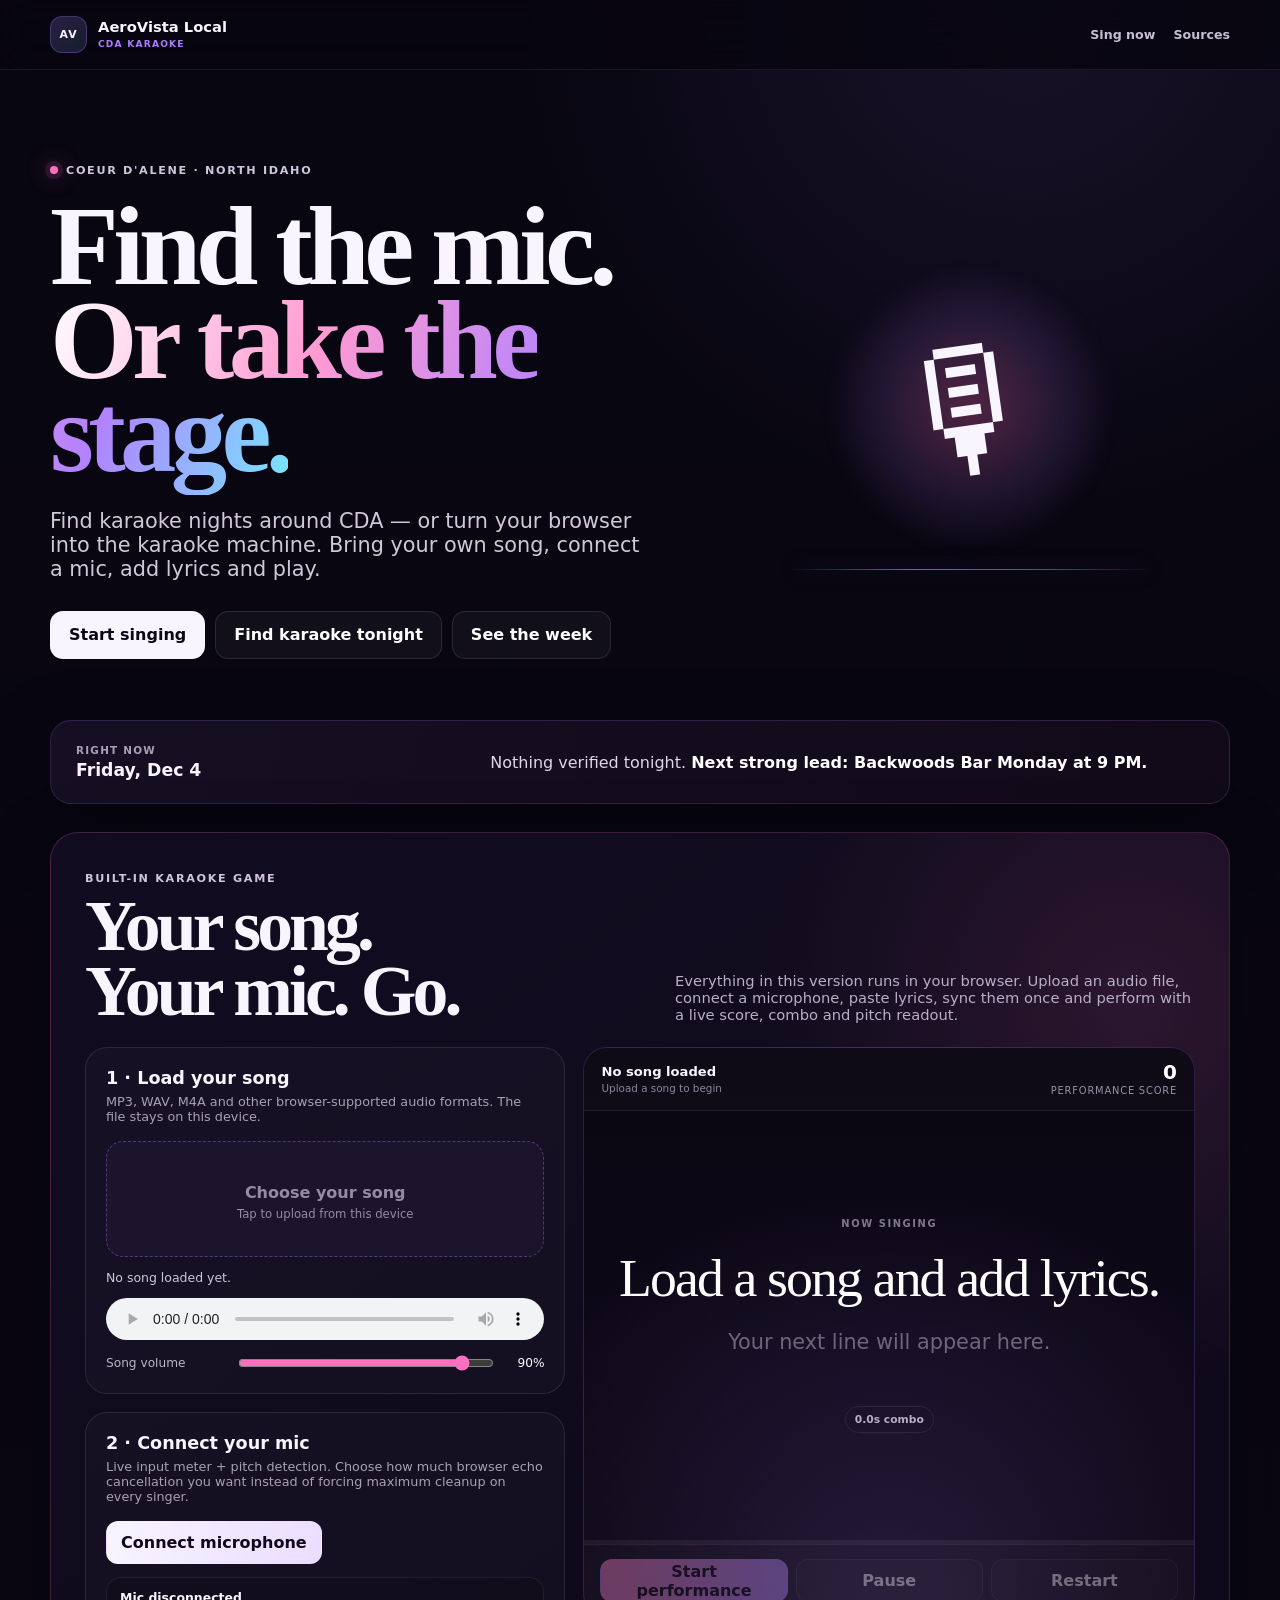
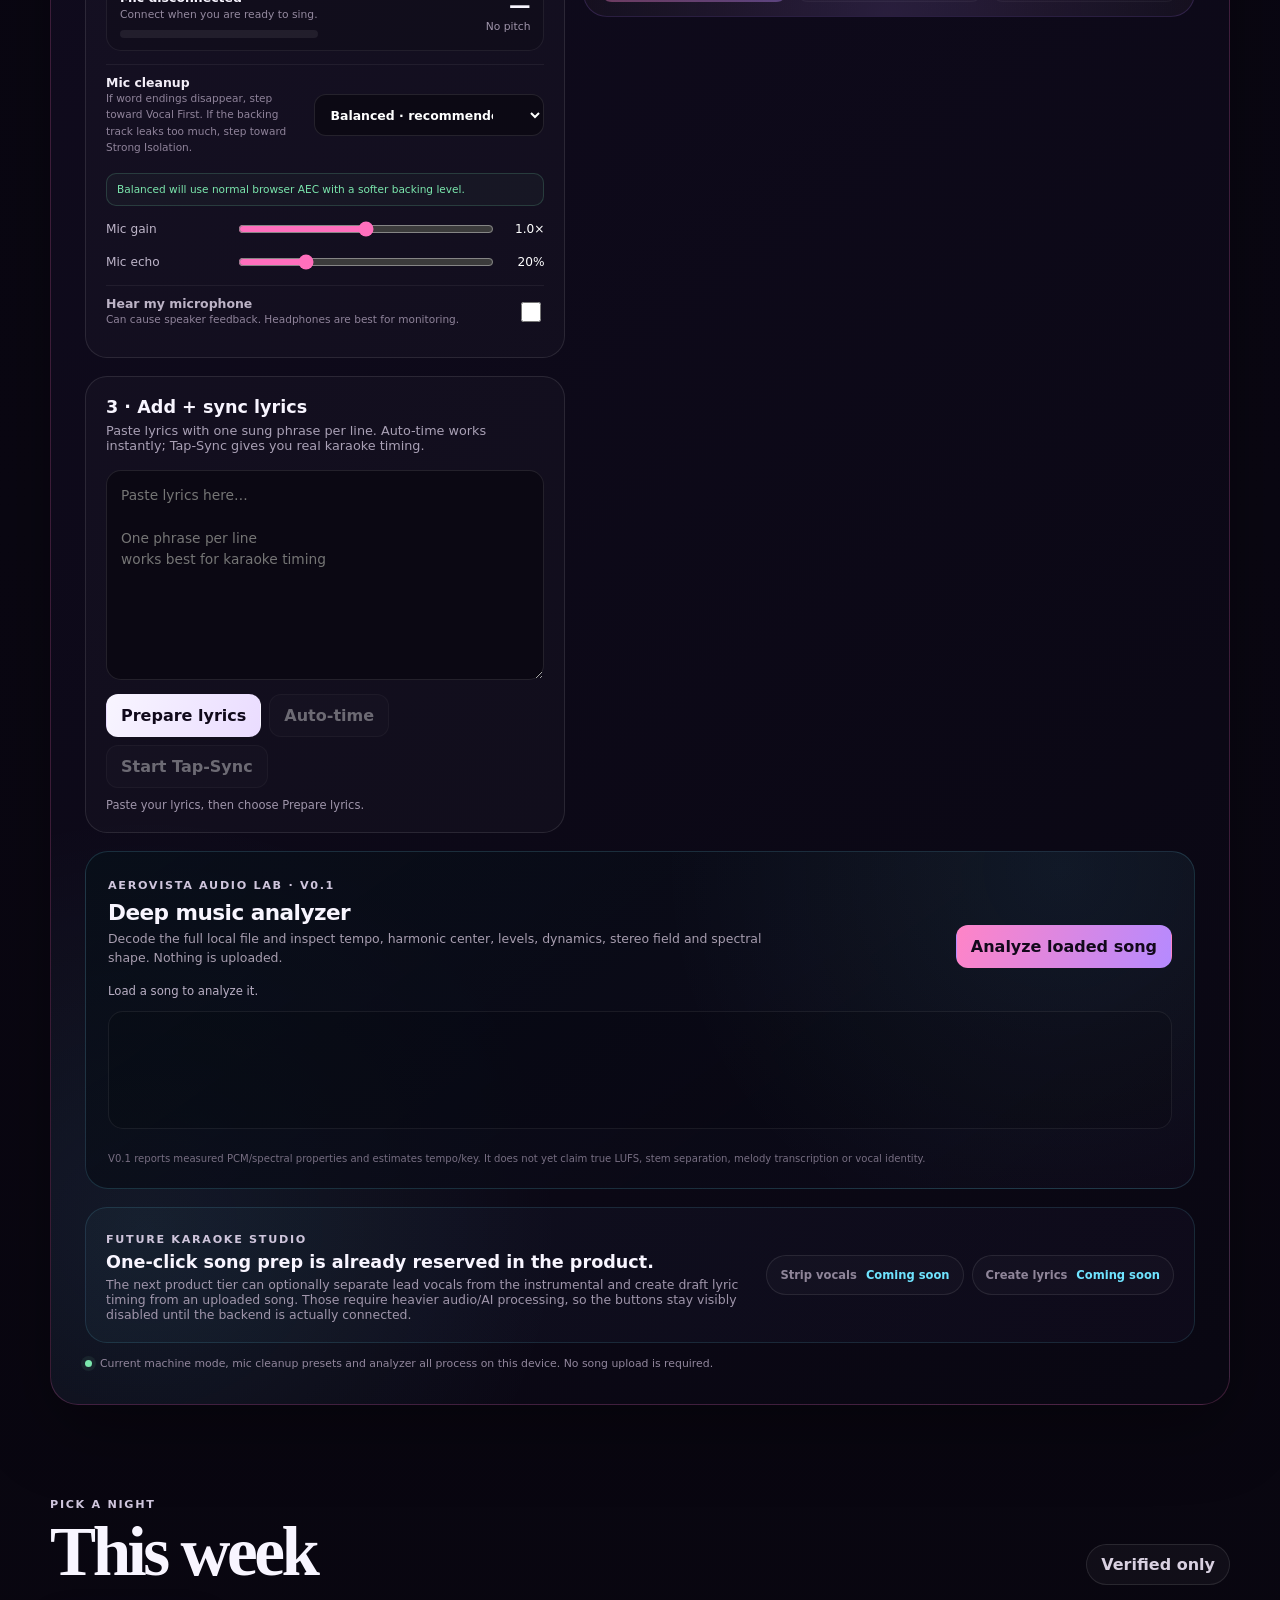
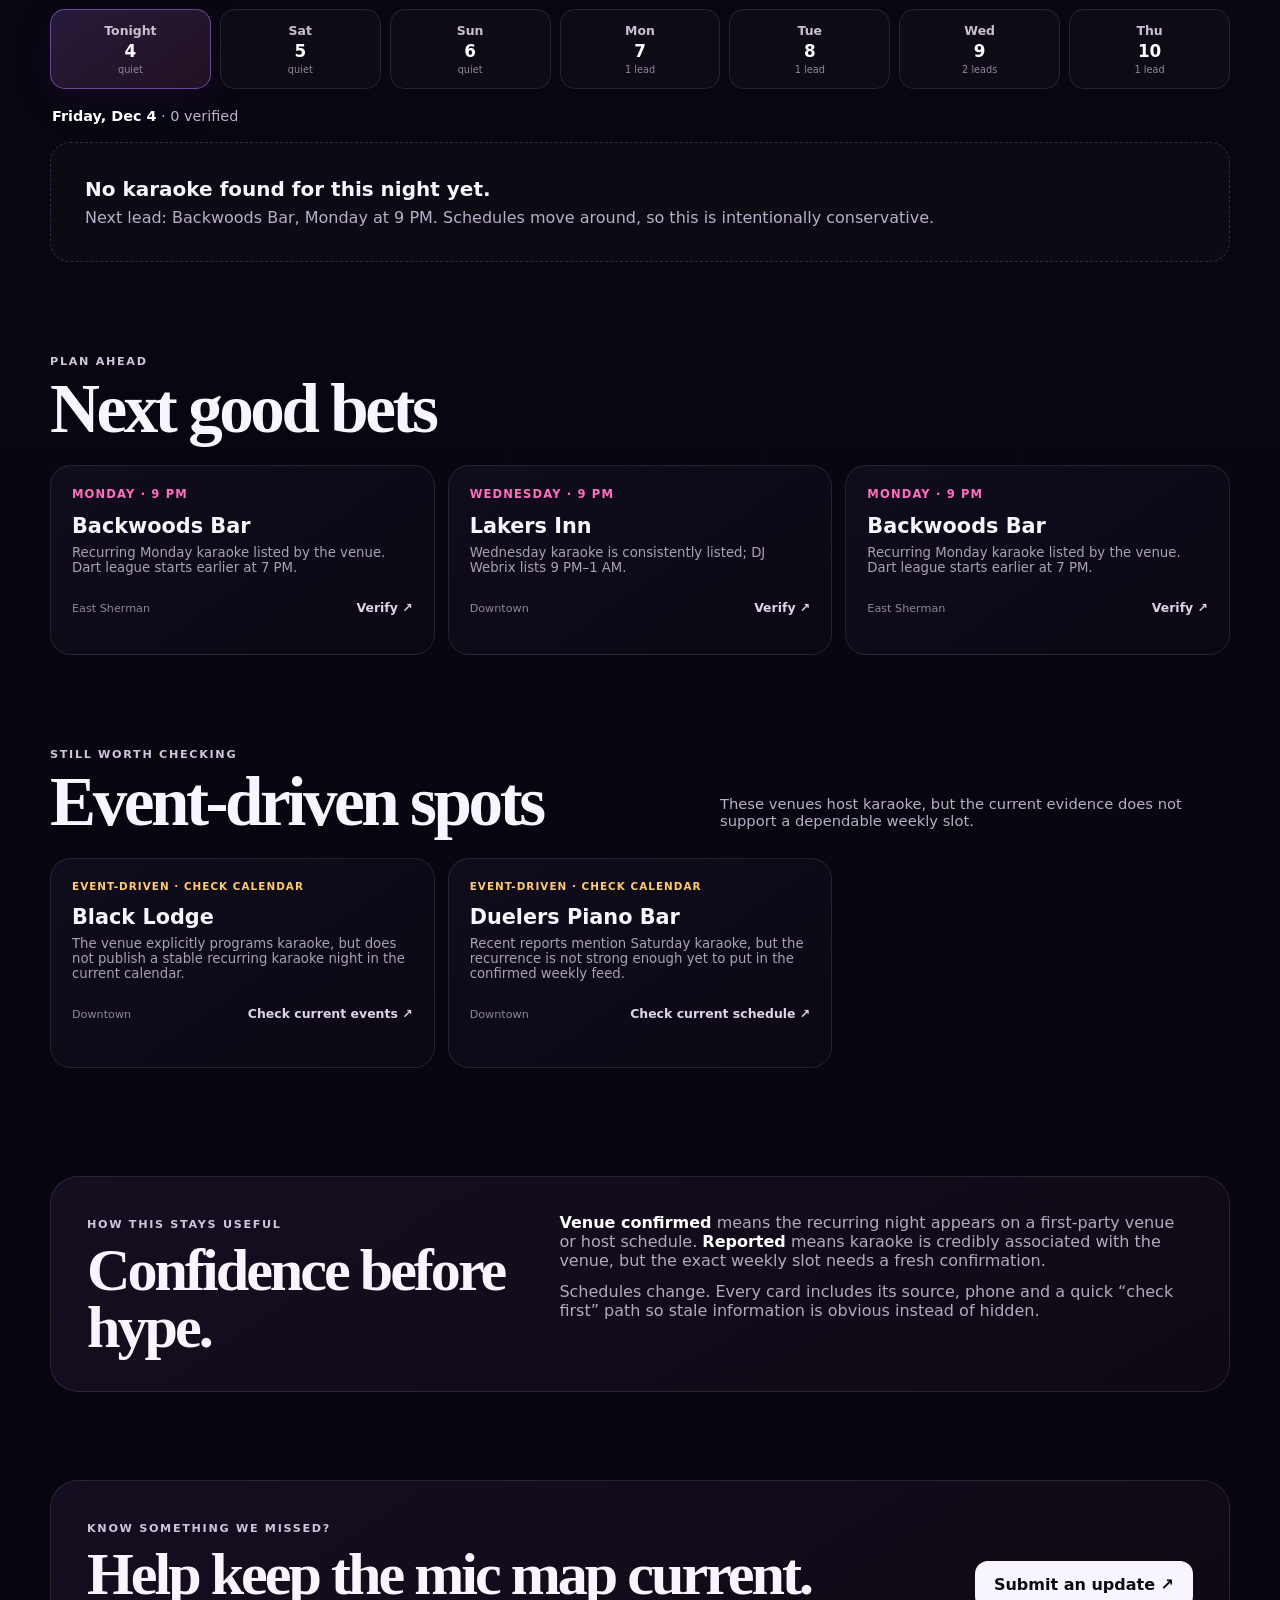
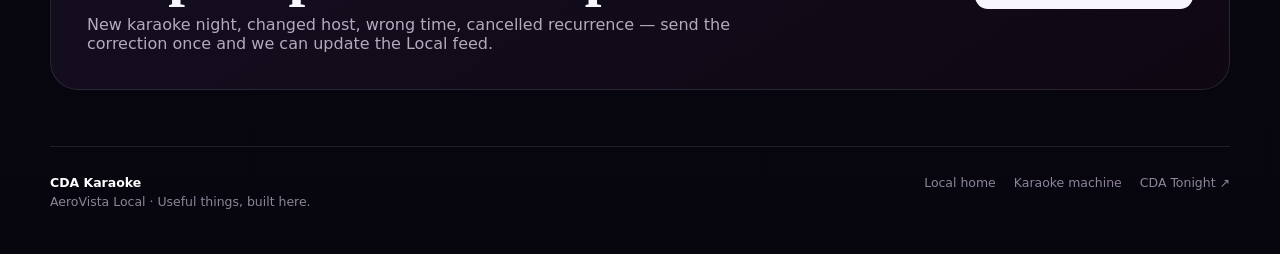
<file: karaoke/index.html>
<!doctype html>
<html lang="en">
<head>
  <meta charset="utf-8" />
  <meta name="viewport" content="width=device-width,initial-scale=1,viewport-fit=cover" />
  <meta name="theme-color" content="#090615" />
  <meta name="description" content="CDA Karaoke — find karaoke nights in Coeur d'Alene or run a real browser karaoke machine with mic support, your own song and synced lyrics." />
  <meta property="og:title" content="CDA Karaoke — Find the mic or take the stage" />
  <meta property="og:description" content="Find local karaoke nights or turn your browser into a karaoke machine with microphone support, song upload, lyrics and game scoring." />
  <meta property="og:type" content="website" />
  <link rel="manifest" href="manifest.webmanifest" />
  <link rel="icon" href="icon.svg" type="image/svg+xml" />
  <link rel="stylesheet" href="styles.css" />
  <link rel="stylesheet" href="machine.css" />
  <link rel="stylesheet" href="analyzer.css" />
  <title>CDA Karaoke — Find the mic or take the stage</title>
</head>
<body>
  <div class="ambient ambient-a" aria-hidden="true"></div>
  <div class="ambient ambient-b" aria-hidden="true"></div>

  <header class="topbar">
    <a class="brand" href="../" aria-label="AeroVista Local">
      <span class="brand-mark">AV</span>
      <span><strong>AeroVista Local</strong><small>CDA Karaoke</small></span>
    </a>
    <div class="footer-links"><a class="quiet-link" href="#karaokeMachine">Sing now</a><a class="quiet-link" href="#sources">Sources</a></div>
  </header>

  <main>
    <section class="hero">
      <div class="hero-copy">
        <div class="eyebrow"><span class="live-dot"></span> Coeur d'Alene · North Idaho</div>
        <h1>Find the mic.<br><span>Or take the stage.</span></h1>
        <p class="lede">Find karaoke nights around CDA — or turn your browser into the karaoke machine. Bring your own song, connect a mic, add lyrics and play.</p>
        <div class="hero-actions">
          <a class="btn primary" href="#karaokeMachine" data-umami-event="karaoke-open-machine">Start singing</a>
          <button id="jumpTonight" class="btn secondary" type="button">Find karaoke tonight</button>
          <button id="jumpWeek" class="btn secondary" type="button">See the week</button>
        </div>
      </div>
      <div class="mic-stage" aria-hidden="true">
        <div class="mic-glow"></div>
        <div class="mic">🎙</div>
        <div class="stage-line"></div>
      </div>
    </section>

    <section class="status-strip" aria-live="polite">
      <div><span class="status-label">Right now</span><strong id="todayLabel">Loading…</strong></div>
      <div class="status-answer" id="todayAnswer">Checking the local schedule…</div>
    </section>

    <section class="machine-section" id="karaokeMachine">
      <div class="machine-head">
        <div><span class="eyebrow">Built-in karaoke game</span><h2>Your song.<br>Your mic. Go.</h2></div>
        <p>Everything in this version runs in your browser. Upload an audio file, connect a microphone, paste lyrics, sync them once and perform with a live score, combo and pitch readout.</p>
      </div>

      <div class="machine-grid">
        <section class="machine-panel" aria-labelledby="songSetupTitle">
          <h3 id="songSetupTitle">1 · Load your song</h3>
          <p class="panel-copy">MP3, WAV, M4A and other browser-supported audio formats. The file stays on this device.</p>
          <div class="control-stack">
            <label class="upload-zone">
              <input id="songFile" type="file" accept="audio/*" />
              <span><strong>Choose your song</strong><span>Tap to upload from this device</span></span>
            </label>
            <div id="songName" class="song-name">No song loaded yet.</div>
            <audio id="karaokeAudio" class="machine-audio" controls preload="metadata"></audio>
            <label class="range-row" for="songVolume"><span>Song volume</span><input id="songVolume" type="range" min="0" max="1" value="0.9" step="0.01" /><output id="songVolumeOut">90%</output></label>
          </div>
        </section>

        <section class="karaoke-stage" aria-label="Karaoke stage">
          <div class="stage-top">
            <div class="stage-song"><strong id="stageSongName">No song loaded</strong><span id="stageSongMeta">Upload a song to begin</span></div>
            <div class="score-box"><strong id="scoreValue">0</strong><span>performance score</span></div>
          </div>
          <div class="lyric-screen" aria-live="polite">
            <div class="lyric-kicker">Now singing</div>
            <p id="currentLyric" class="current-lyric">Load a song and add lyrics.</p>
            <div id="nextLyric" class="next-lyric">Your next line will appear here.</div>
            <div><span id="comboValue" class="combo-pill">0.0s combo</span></div>
          </div>
          <div class="stage-progress"><div id="stageProgressBar" class="stage-progress-bar"></div></div>
          <div class="stage-controls">
            <button id="startGame" class="machine-btn hot" type="button" disabled>Start performance</button>
            <button id="pauseGame" class="machine-btn" type="button" disabled>Pause</button>
            <button id="restartGame" class="machine-btn" type="button" disabled>Restart</button>
          </div>
        </section>

        <section class="machine-panel" aria-labelledby="micSetupTitle">
          <h3 id="micSetupTitle">2 · Connect your mic</h3>
          <p class="panel-copy">Live input meter + pitch detection. Choose how much browser echo cancellation you want instead of forcing maximum cleanup on every singer.</p>
          <div class="control-stack">
            <div class="mic-actions"><button id="micConnect" class="machine-btn primary" type="button">Connect microphone</button></div>
            <div class="mic-status">
              <div class="mic-status-main"><strong id="micState">Mic disconnected</strong><span id="micStateDetail">Connect when you are ready to sing.</span><div class="level-shell"><div id="micLevelBar" class="level-bar"></div></div></div>
              <div class="pitch-readout"><strong id="pitchValue">—</strong><span id="noteValue">No pitch</span></div>
            </div>
            <label class="mic-mode-row" for="speakerMode">
              <span><strong>Mic cleanup</strong><br><span class="warning-note">If word endings disappear, step toward Vocal First. If the backing track leaks too much, step toward Strong Isolation.</span></span>
              <select id="speakerMode">
                <option value="vocal">Vocal First · preserve words</option>
                <option value="balanced" selected>Balanced · recommended</option>
                <option value="strong">Strong Isolation · max AEC</option>
              </select>
            </label>
            <div id="aecStatus" class="aec-status">Balanced will use normal browser AEC with a softer backing level.</div>
            <label class="range-row" for="micGain"><span>Mic gain</span><input id="micGain" type="range" min="0" max="2" value="1" step="0.05" /><output id="micGainOut">1.0×</output></label>
            <label class="range-row" for="echoAmount"><span>Mic echo</span><input id="echoAmount" type="range" min="0" max="0.8" value="0.2" step="0.01" /><output id="echoAmountOut">20%</output></label>
            <label class="switch-row" for="monitorToggle"><span><strong>Hear my microphone</strong><br><span class="warning-note">Can cause speaker feedback. Headphones are best for monitoring.</span></span><input id="monitorToggle" type="checkbox" /></label>
          </div>
        </section>

        <section class="machine-panel lyrics-panel" aria-labelledby="lyricsTitle">
          <h3 id="lyricsTitle">3 · Add + sync lyrics</h3>
          <p class="panel-copy">Paste lyrics with one sung phrase per line. Auto-time works instantly; Tap-Sync gives you real karaoke timing.</p>
          <textarea id="lyricsInput" class="lyrics-input" spellcheck="false" placeholder="Paste lyrics here…&#10;&#10;One phrase per line&#10;works best for karaoke timing"></textarea>
          <div class="lyrics-tools">
            <button id="prepareLyrics" class="machine-btn primary" type="button">Prepare lyrics</button>
            <button id="autoTimeLyrics" class="machine-btn" type="button" disabled>Auto-time</button>
            <button id="startSync" class="machine-btn" type="button" disabled>Start Tap-Sync</button>
          </div>
          <div id="syncStatus" class="sync-status">Paste your lyrics, then choose Prepare lyrics.</div>
          <div id="syncPad" class="sync-pad">
            <div id="syncNow" class="sync-now">Waiting for lyric…</div>
            <button id="tapSync" class="tap-btn" type="button">Tap when this line starts</button>
          </div>
        </section>
      </div>

      <section class="analyzer-panel" id="musicAnalyzer" aria-labelledby="analyzerTitle">
        <div class="analyzer-head">
          <div><span class="eyebrow">AeroVista Audio Lab · V0.1</span><h3 id="analyzerTitle">Deep music analyzer</h3><p>Decode the full local file and inspect tempo, harmonic center, levels, dynamics, stereo field and spectral shape. Nothing is uploaded.</p></div>
          <button id="analyzeSong" class="machine-btn hot" type="button">Analyze loaded song</button>
        </div>
        <div id="analyzeStatus" class="analyze-status" aria-live="polite">Load a song to analyze it.</div>
        <canvas id="analysisCanvas" class="analysis-canvas" aria-label="Song energy timeline"></canvas>
        <div id="analysisResults" class="analysis-grid"></div>
        <div id="analysisReadiness" class="analysis-readiness"></div>
        <p class="analysis-note">V0.1 reports measured PCM/spectral properties and estimates tempo/key. It does not yet claim true LUFS, stem separation, melody transcription or vocal identity.</p>
      </section>

      <div class="future-studio">
        <div>
          <span class="eyebrow">Future Karaoke Studio</span>
          <h3>One-click song prep is already reserved in the product.</h3>
          <p>The next product tier can optionally separate lead vocals from the instrumental and create draft lyric timing from an uploaded song. Those require heavier audio/AI processing, so the buttons stay visibly disabled until the backend is actually connected.</p>
        </div>
        <div class="future-actions">
          <button class="future-chip" type="button" disabled>Strip vocals <span>Coming soon</span></button>
          <button class="future-chip" type="button" disabled>Create lyrics <span>Coming soon</span></button>
        </div>
      </div>
      <div class="privacy-line">Current machine mode, mic cleanup presets and analyzer all process on this device. No song upload is required.</div>
    </section>

    <section class="section" id="schedule">
      <div class="section-head">
        <div><span class="eyebrow">Pick a night</span><h2>This week</h2></div>
        <button id="verifiedToggle" class="filter-toggle" type="button" aria-pressed="false">Verified only</button>
      </div>
      <div id="dayRail" class="day-rail" role="tablist" aria-label="Select a day"></div>
      <div id="selectedSummary" class="selected-summary"></div>
      <div id="eventList" class="event-list"></div>
    </section>

    <section class="section compact" id="up-next">
      <div class="section-head">
        <div><span class="eyebrow">Plan ahead</span><h2>Next good bets</h2></div>
      </div>
      <div id="nextList" class="next-grid"></div>
    </section>

    <section class="section compact">
      <div class="section-head">
        <div><span class="eyebrow">Still worth checking</span><h2>Event-driven spots</h2></div>
        <p class="section-note">These venues host karaoke, but the current evidence does not support a dependable weekly slot.</p>
      </div>
      <div id="watchList" class="watch-grid"></div>
    </section>

    <section class="trust-band" id="sources">
      <div><span class="eyebrow">How this stays useful</span><h2>Confidence before hype.</h2></div>
      <div class="trust-copy">
        <p><strong>Venue confirmed</strong> means the recurring night appears on a first-party venue or host schedule. <strong>Reported</strong> means karaoke is credibly associated with the venue, but the exact weekly slot needs a fresh confirmation.</p>
        <p>Schedules change. Every card includes its source, phone and a quick “check first” path so stale information is obvious instead of hidden.</p>
      </div>
    </section>

    <section class="cta-band">
      <div><span class="eyebrow">Know something we missed?</span><h2>Help keep the mic map current.</h2><p>New karaoke night, changed host, wrong time, cancelled recurrence — send the correction once and we can update the Local feed.</p></div>
      <a class="btn primary" href="https://cdatonight.aerovista.us/submit" target="_blank" rel="noopener" data-umami-event="karaoke-submit-update">Submit an update ↗</a>
    </section>
  </main>

  <footer>
    <div><strong>CDA Karaoke</strong><br><span>AeroVista Local · Useful things, built here.</span></div>
    <div class="footer-links"><a href="../">Local home</a><a href="#karaokeMachine">Karaoke machine</a><a href="https://cdatonight.aerovista.us/" target="_blank" rel="noopener">CDA Tonight ↗</a></div>
  </footer>

  <script src="data.js"></script>
  <script src="app.js"></script>
  <script src="aec.js"></script>
  <script src="machine.js"></script>
  <script src="analyzer.js"></script>
</body>
</html>
</file>
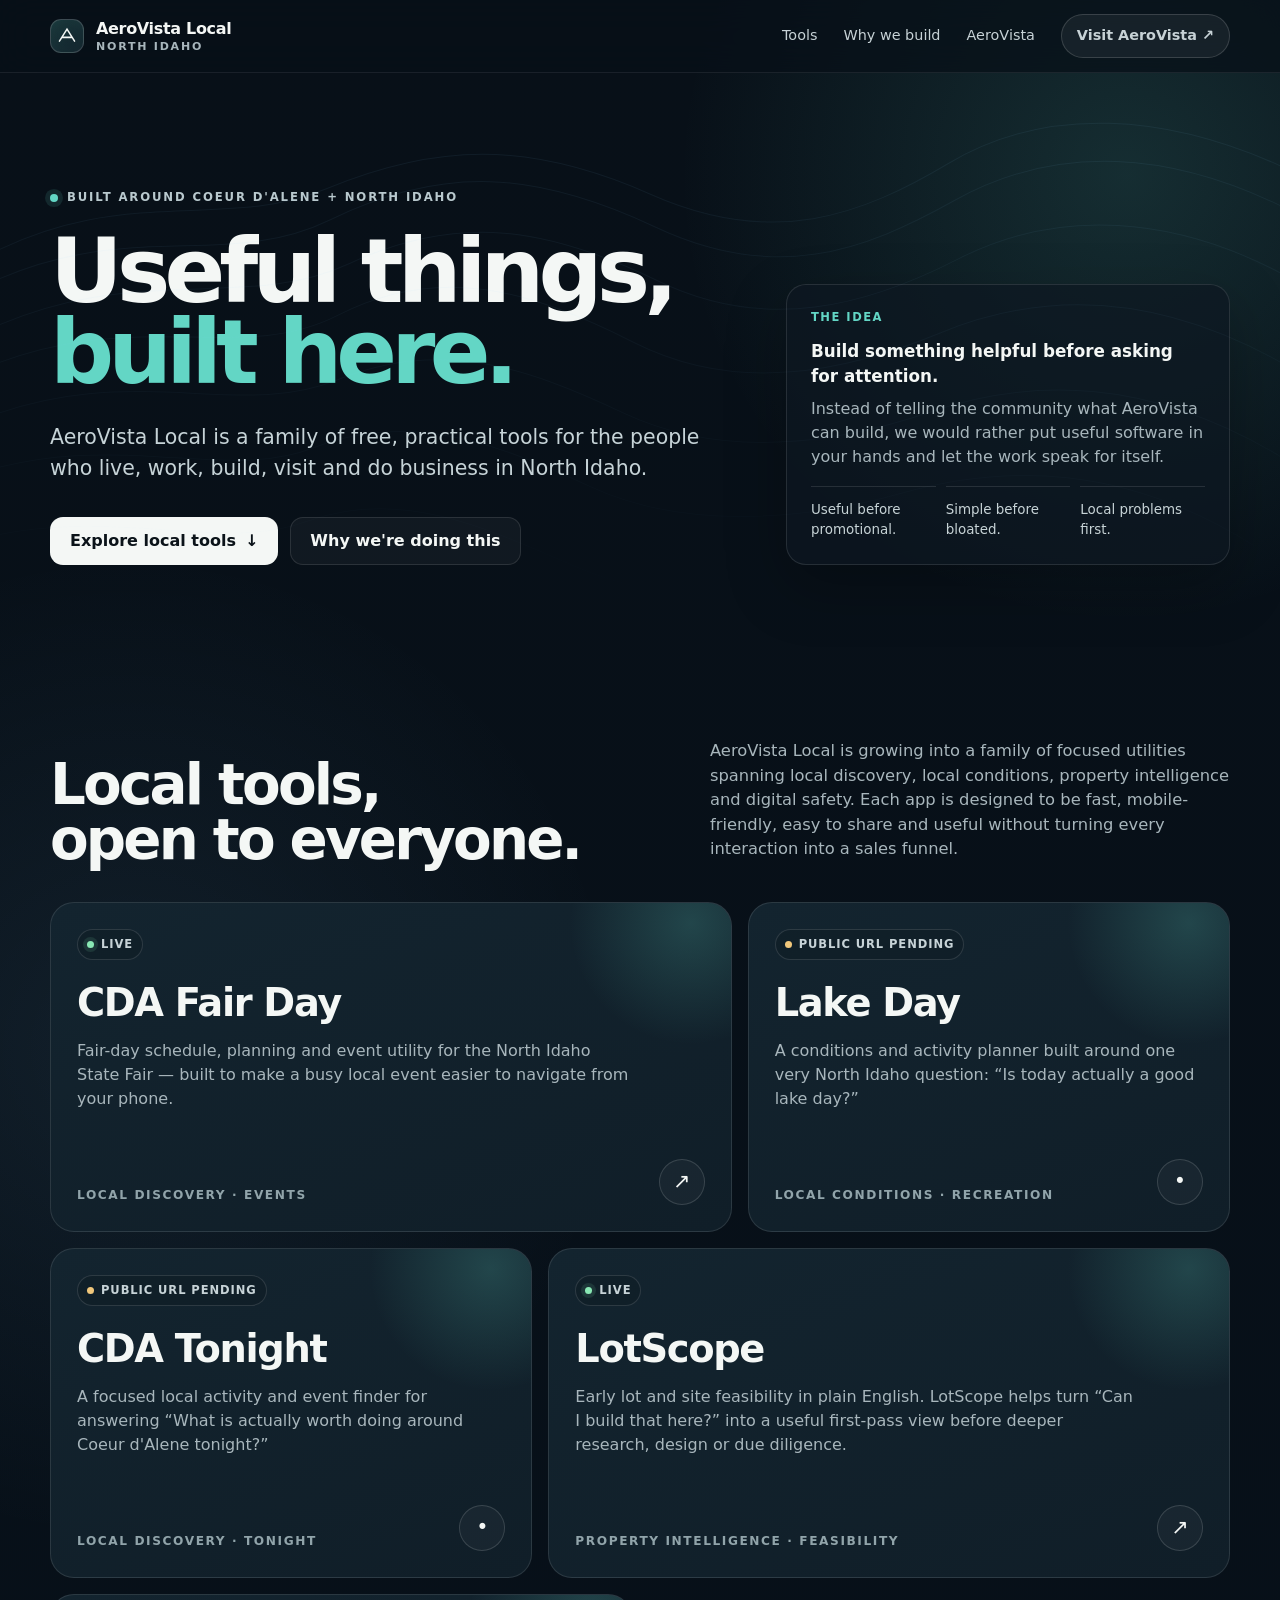
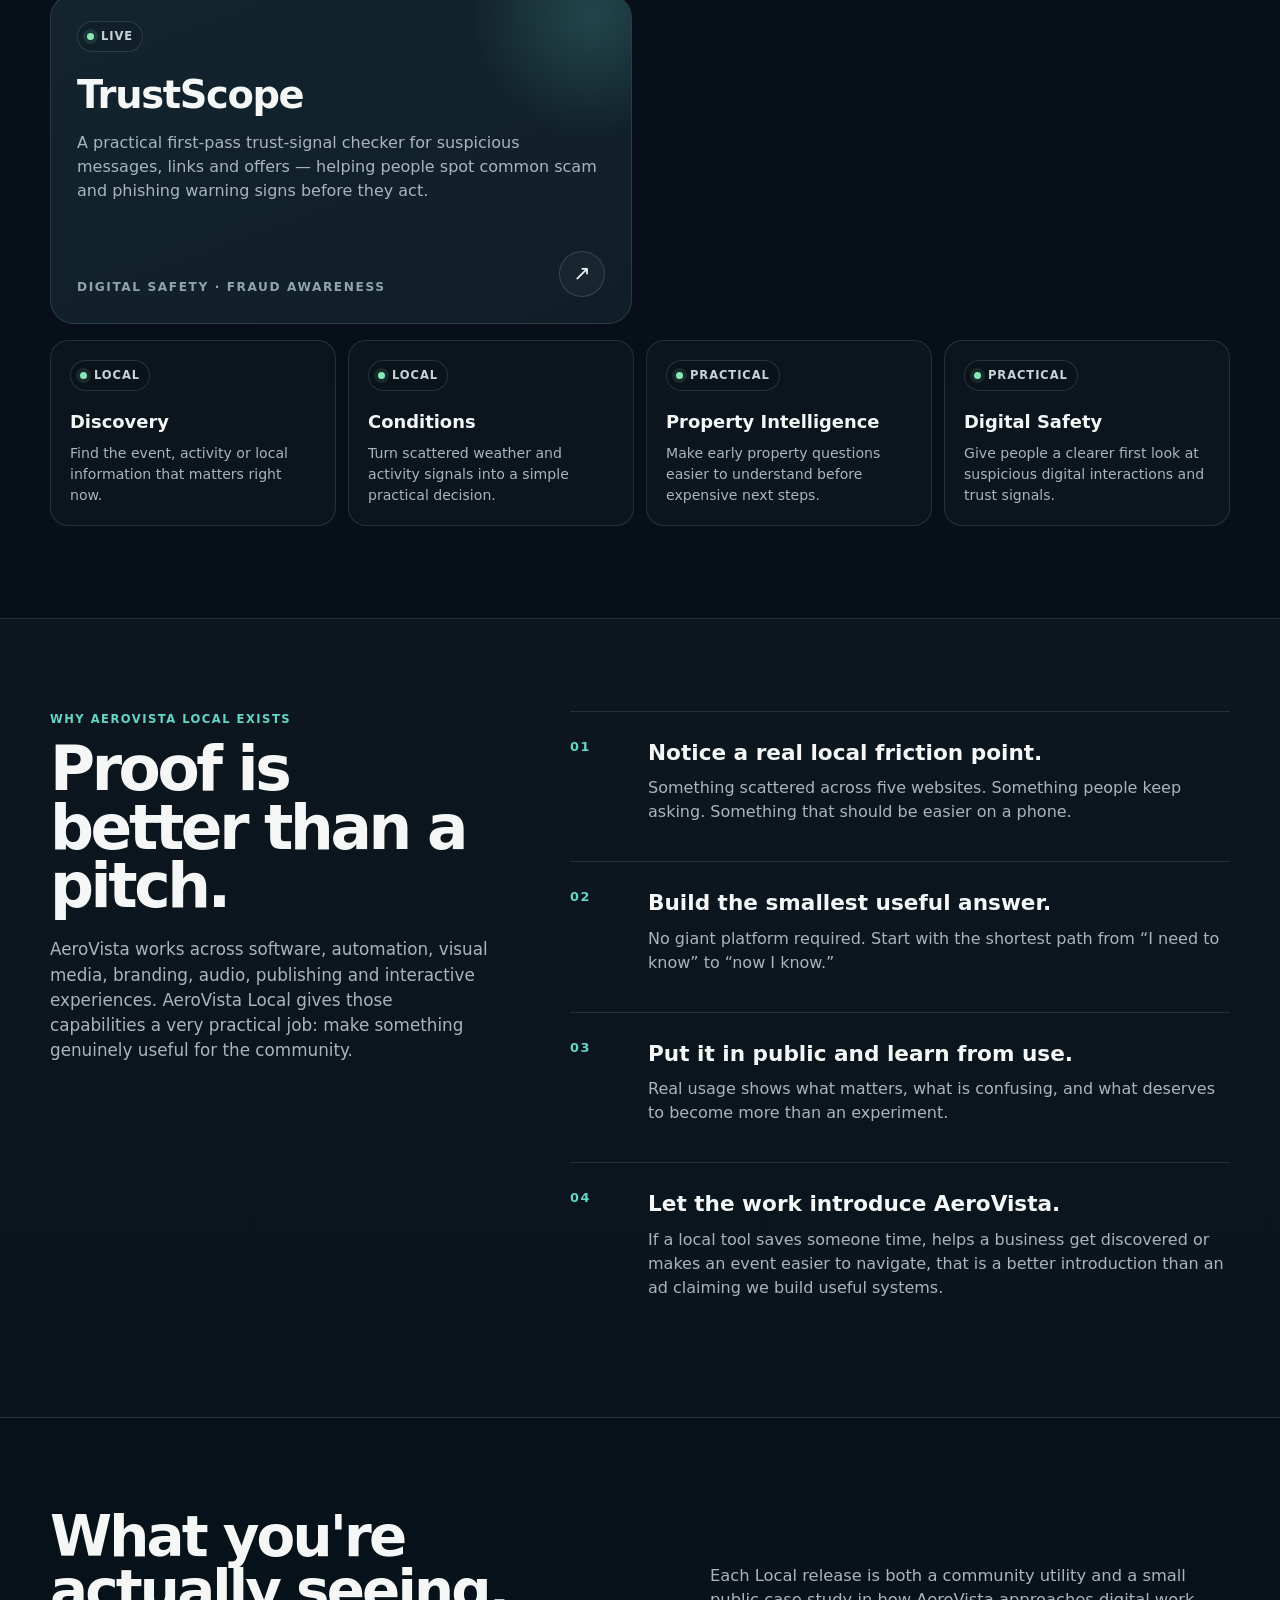
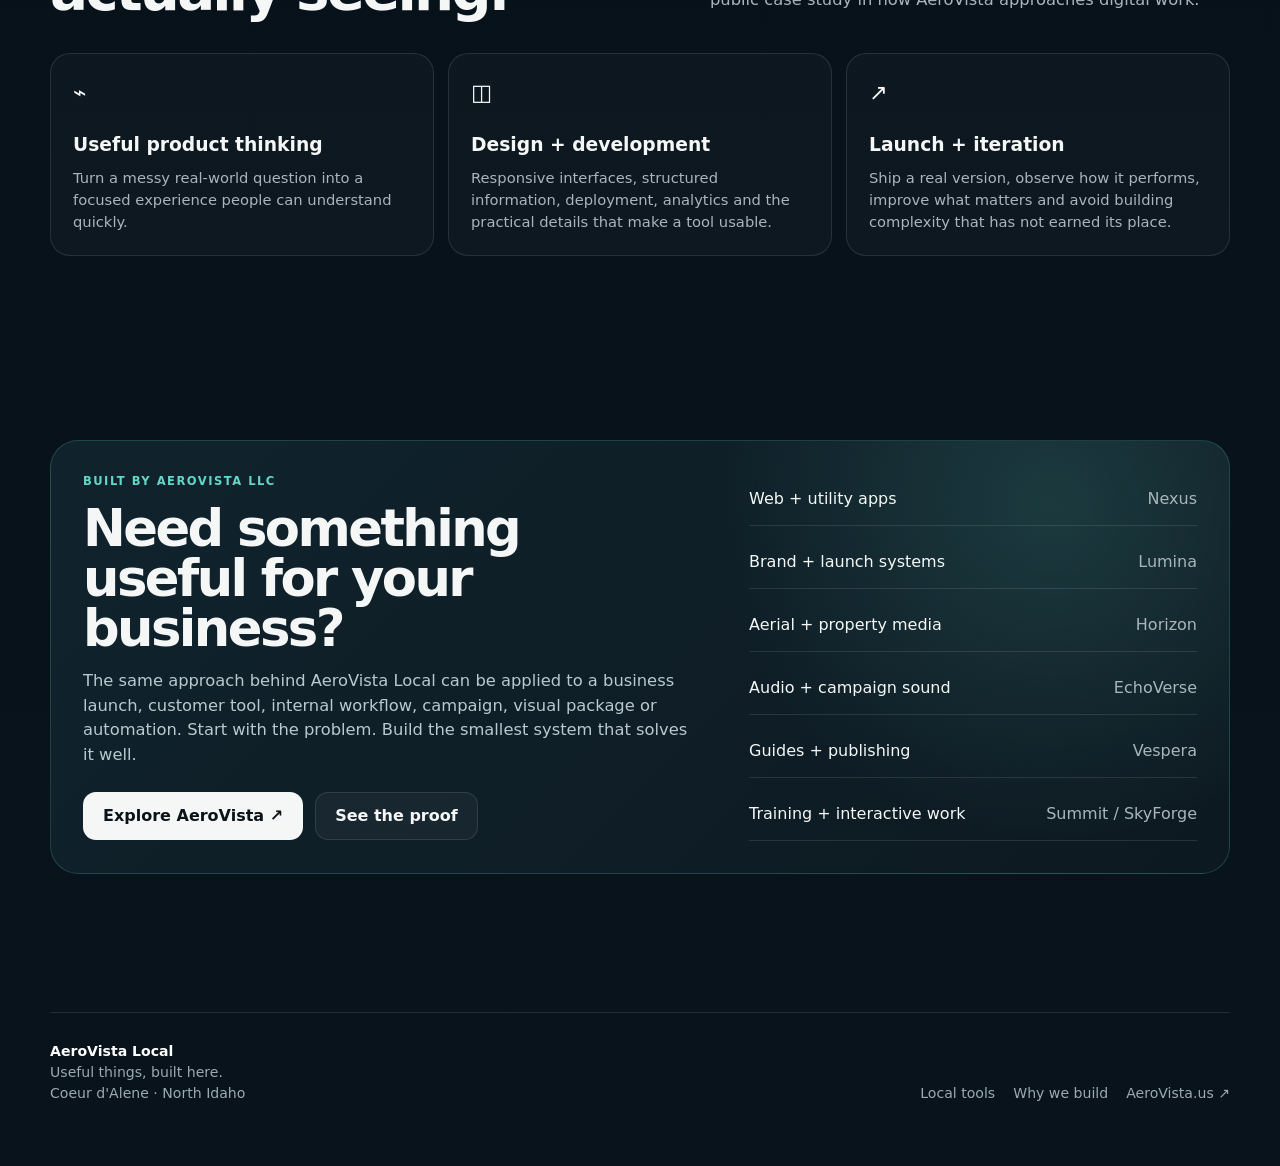
<file: aerovista-local-landing.html>
<!doctype html>
<html lang="en">
<head>
  <meta charset="utf-8" />
  <meta name="viewport" content="width=device-width,initial-scale=1" />
  <meta name="theme-color" content="#0a1118" />
  <meta name="description" content="AeroVista Local — free utilities for Coeur d'Alene and North Idaho spanning local discovery, conditions, property intelligence and digital safety." />
  <meta property="og:title" content="AeroVista Local — Useful things, built here." />
  <meta property="og:description" content="Free AeroVista Local utilities for North Idaho: CDA Fair Day, Lake Day, CDA Tonight, LotScope and TrustScope." />
  <meta property="og:type" content="website" />
  <title>AeroVista Local — Useful things, built here.</title>
  <style>
    :root{
      --bg:#081018;
      --bg2:#0d1821;
      --card:#101e28;
      --card2:#13242f;
      --ink:#f4f7f5;
      --muted:#a8b6bc;
      --soft:#dce6e4;
      --line:rgba(255,255,255,.11);
      --accent:#63d6c5;
      --accent2:#8bd2ff;
      --warm:#f0c77b;
      --good:#89e8b4;
      --shadow:0 22px 60px rgba(0,0,0,.25);
      --radius:24px;
      --max:1180px;
    }
    *{box-sizing:border-box}
    html{scroll-behavior:smooth}
    body{
      margin:0;
      font-family:Inter, ui-sans-serif, system-ui, -apple-system, BlinkMacSystemFont, "Segoe UI", sans-serif;
      color:var(--ink);
      background:
        radial-gradient(circle at 88% 4%, rgba(99,214,197,.15), transparent 28rem),
        radial-gradient(circle at 10% 24%, rgba(139,210,255,.08), transparent 31rem),
        linear-gradient(180deg,var(--bg),#071019 45%,#08131b 100%);
      line-height:1.5;
      min-height:100vh;
    }
    a{color:inherit;text-decoration:none}
    button,a{ -webkit-tap-highlight-color:transparent }
    .wrap{width:min(calc(100% - 36px),var(--max));margin:auto}
    .topo{
      position:absolute;inset:0;overflow:hidden;pointer-events:none;opacity:.33;
      mask-image:linear-gradient(to bottom,black 15%,transparent 95%);
    }
    .topo svg{width:100%;height:100%;min-height:820px;display:block}
    .site-header{
      position:sticky;top:0;z-index:50;
      backdrop-filter:blur(18px);
      background:rgba(8,16,24,.72);
      border-bottom:1px solid rgba(255,255,255,.075);
    }
    .nav{
      min-height:72px;display:flex;align-items:center;justify-content:space-between;gap:24px
    }
    .brand{display:flex;align-items:center;gap:12px;font-weight:760;letter-spacing:-.02em}
    .mark{
      width:34px;height:34px;border:1px solid rgba(255,255,255,.18);border-radius:11px;
      display:grid;place-items:center;background:linear-gradient(145deg,rgba(99,214,197,.18),rgba(139,210,255,.08));
      box-shadow:inset 0 0 25px rgba(99,214,197,.08);
    }
    .brand small{display:block;color:var(--muted);font-size:.69rem;text-transform:uppercase;letter-spacing:.16em;font-weight:700;margin-top:-2px}
    .nav-links{display:flex;align-items:center;gap:26px;color:#c7d2d6;font-size:.9rem}
    .nav-links a:hover{color:white}
    .nav-cta{
      border:1px solid rgba(255,255,255,.15);background:rgba(255,255,255,.055);
      padding:10px 15px;border-radius:999px;font-weight:700
    }
    .hero{position:relative;padding:112px 0 82px;overflow:hidden}
    .hero-grid{display:grid;grid-template-columns:1.2fr .8fr;gap:70px;align-items:end}
    .eyebrow{
      display:inline-flex;gap:9px;align-items:center;
      color:#b9c9ce;text-transform:uppercase;letter-spacing:.16em;font-weight:800;font-size:.73rem;
      margin-bottom:24px
    }
    .dot{width:8px;height:8px;border-radius:50%;background:var(--accent);box-shadow:0 0 0 5px rgba(99,214,197,.12)}
    h1{font-size:clamp(3.3rem,7vw,7.1rem);line-height:.91;letter-spacing:-.065em;margin:0 0 28px;max-width:900px}
    h1 .local{color:var(--accent)}
    .lede{font-size:clamp(1.08rem,1.6vw,1.35rem);color:#c6d3d7;max-width:720px;margin:0 0 34px}
    .hero-actions{display:flex;flex-wrap:wrap;gap:12px}
    .btn{
      min-height:48px;padding:0 19px;border-radius:13px;display:inline-flex;align-items:center;justify-content:center;
      gap:9px;font-weight:800;border:1px solid var(--line);transition:.2s transform,.2s background
    }
    .btn:hover{transform:translateY(-2px)}
    .btn.primary{background:var(--ink);color:#0b1319;border-color:transparent}
    .btn.secondary{background:rgba(255,255,255,.04)}
    .hero-note{
      padding:24px;border:1px solid var(--line);border-radius:20px;background:rgba(13,24,33,.7);
      box-shadow:var(--shadow)
    }
    .hero-note strong{font-size:1.05rem}
    .hero-note p{color:var(--muted);margin:8px 0 0}
    .mini-label{font-size:.72rem;text-transform:uppercase;letter-spacing:.13em;color:var(--accent);font-weight:850;margin-bottom:12px}
    .principles{display:grid;grid-template-columns:repeat(3,1fr);gap:10px;margin-top:17px}
    .principle{
      border-top:1px solid var(--line);padding-top:13px;color:#c7d3d6;font-size:.84rem
    }
    .section{padding:92px 0}
    .section-head{display:flex;align-items:end;justify-content:space-between;gap:40px;margin-bottom:34px}
    .section-head h2{font-size:clamp(2.2rem,4.4vw,4.5rem);line-height:.97;letter-spacing:-.05em;margin:0}
    .section-head p{max-width:520px;color:var(--muted);margin:0 0 6px;font-size:1.02rem}
    .tools-grid{display:grid;grid-template-columns:repeat(12,1fr);gap:16px}
    .tool{
      grid-column:span 6;min-height:330px;border-radius:var(--radius);border:1px solid var(--line);
      padding:26px;position:relative;overflow:hidden;background:linear-gradient(160deg,var(--card2),var(--card));
      display:flex;flex-direction:column;justify-content:space-between;
      transition:.22s transform,.22s border-color,.22s box-shadow
    }
    .tool:hover{transform:translateY(-4px);border-color:rgba(99,214,197,.34);box-shadow:0 26px 60px rgba(0,0,0,.22)}
    .tool:before{
      content:"";position:absolute;width:260px;height:260px;border-radius:50%;right:-90px;top:-110px;
      background:radial-gradient(circle,rgba(99,214,197,.2),transparent 66%);
    }
    .tool.featured{grid-column:span 7}
    .tool.side{grid-column:span 5}
    .status{
      display:inline-flex;align-items:center;gap:7px;border:1px solid rgba(255,255,255,.12);border-radius:999px;
      padding:6px 9px;color:#c7d3d7;font-size:.72rem;font-weight:850;text-transform:uppercase;letter-spacing:.08em;background:rgba(0,0,0,.11)
    }
    .status.live:before{content:"";width:7px;height:7px;border-radius:50%;background:var(--good);box-shadow:0 0 0 4px rgba(137,232,180,.11)}
    .status.next:before{content:"";width:7px;height:7px;border-radius:50%;background:var(--warm)}
    .tool h3{font-size:clamp(1.7rem,3vw,2.55rem);margin:14px 0 8px;letter-spacing:-.035em}
    .tool p{color:var(--muted);max-width:560px;margin:0}
    .tool-foot{display:flex;align-items:end;justify-content:space-between;gap:16px;margin-top:38px}
    .tool-type{font-size:.76rem;color:#91a4aa;text-transform:uppercase;letter-spacing:.13em;font-weight:800}
    .arrow{
      width:46px;height:46px;border-radius:50%;display:grid;place-items:center;border:1px solid rgba(255,255,255,.14);
      font-size:1.3rem;background:rgba(255,255,255,.035)
    }
    .coming{margin-top:16px;display:grid;grid-template-columns:repeat(4,1fr);gap:12px}
    .coming-card{border:1px solid var(--line);background:rgba(255,255,255,.025);border-radius:18px;padding:19px;min-height:160px}
    .coming-card h4{font-size:1.12rem;margin:18px 0 7px}
    .coming-card p{font-size:.88rem;color:var(--muted);margin:0}
    .story{
      border-block:1px solid var(--line);
      background:linear-gradient(180deg,rgba(255,255,255,.025),rgba(255,255,255,.012));
    }
    .story-grid{display:grid;grid-template-columns:.8fr 1.2fr;gap:80px;align-items:start}
    .story-sticky{position:sticky;top:110px}
    .story-sticky h2{font-size:clamp(2.5rem,4.8vw,4.9rem);line-height:.95;letter-spacing:-.055em;margin:0 0 22px}
    .story-sticky p{color:var(--muted);font-size:1.05rem}
    .steps{display:grid;gap:12px}
    .step{display:grid;grid-template-columns:58px 1fr;gap:20px;border-top:1px solid var(--line);padding:25px 0}
    .step-num{font-size:.8rem;color:var(--accent);font-weight:850;letter-spacing:.12em}
    .step h3{margin:0 0 7px;font-size:1.35rem}
    .step p{margin:0;color:var(--muted)}
    .proof-grid{display:grid;grid-template-columns:repeat(3,1fr);gap:14px}
    .proof-card{border:1px solid var(--line);border-radius:20px;padding:22px;background:rgba(255,255,255,.026)}
    .proof-card .icon{font-size:1.4rem}
    .proof-card h3{font-size:1.17rem;margin:22px 0 7px}
    .proof-card p{margin:0;color:var(--muted);font-size:.92rem}
    .business{
      padding:32px;border-radius:28px;border:1px solid rgba(99,214,197,.2);
      background:
        radial-gradient(circle at 85% 15%,rgba(99,214,197,.16),transparent 21rem),
        linear-gradient(135deg,#10232d,#0d1921);
      display:grid;grid-template-columns:1.15fr .85fr;gap:60px;align-items:center
    }
    .business h2{font-size:clamp(2.4rem,4vw,4.3rem);line-height:.98;letter-spacing:-.05em;margin:0 0 16px}
    .business p{color:#b9c9ce;font-size:1.02rem;max-width:650px}
    .service-list{display:grid;gap:10px}
    .service{padding:14px 0;border-bottom:1px solid var(--line);display:flex;justify-content:space-between;gap:20px}
    .service span:last-child{color:var(--muted)}
    .footer{padding:46px 0 62px;color:#9babb0;font-size:.88rem}
    .footer-grid{display:flex;justify-content:space-between;align-items:end;gap:30px;border-top:1px solid var(--line);padding-top:28px}
    .footer strong{color:white}
    .tiny-links{display:flex;gap:18px;flex-wrap:wrap}
    @media (max-width:900px){
      .nav-links a:not(.nav-cta){display:none}
      .hero{padding-top:82px}
      .hero-grid,.story-grid,.business{grid-template-columns:1fr;gap:36px}
      .hero-note{max-width:600px}
      .tool.featured,.tool.side,.tool{grid-column:span 12}
      .coming{grid-template-columns:repeat(2,1fr)}
      .story-sticky{position:static}
      .proof-grid{grid-template-columns:1fr}
      .section-head{display:block}
      .section-head p{margin-top:18px}
    }
    @media (max-width:580px){
      .wrap{width:min(calc(100% - 24px),var(--max))}
      .nav{min-height:64px}
      .brand small{display:none}
      .hero{padding:66px 0 60px}
      h1{font-size:clamp(3rem,17vw,4.7rem)}
      .principles{grid-template-columns:1fr}
      .section{padding:68px 0}
      .coming{grid-template-columns:1fr}
      .tool{min-height:300px;padding:22px}
      .business{padding:24px}
      .footer-grid{display:block}
      .tiny-links{margin-top:22px}
    }
    @media (prefers-reduced-motion:reduce){
      html{scroll-behavior:auto}
      *{transition:none!important}
    }
  </style>
</head>
<body>
  <header class="site-header">
    <div class="wrap nav">
      <a class="brand" href="#top" aria-label="AeroVista Local home">
        <span class="mark" aria-hidden="true">
          <svg viewBox="0 0 32 32" width="22" height="22" fill="none">
            <path d="M5 23.5 16 6l11 17.5M9.2 18h13.6" stroke="currentColor" stroke-width="2.2" stroke-linecap="round"/>
          </svg>
        </span>
        <span>AeroVista Local<small>North Idaho</small></span>
      </a>
      <nav class="nav-links" aria-label="Primary navigation">
        <a href="#tools">Tools</a>
        <a href="#why">Why we build</a>
        <a href="#aerovista">AeroVista</a>
        <a class="nav-cta" href="https://aerovista.us/" target="_blank" rel="noopener">Visit AeroVista ↗</a>
      </nav>
    </div>
  </header>

  <main id="top">
    <section class="hero">
      <div class="topo" aria-hidden="true">
        <svg viewBox="0 0 1600 900" preserveAspectRatio="none">
          <g fill="none" stroke="rgba(139,210,255,.20)" stroke-width="1.1">
            <path d="M-40 212C144 117 273 176 408 127s251-54 405 6 264 23 373-34 269-69 472 28"/>
            <path d="M-54 249c199-99 327-28 467-88s256-54 406 8 260 27 374-29 270-70 469 35"/>
            <path d="M-39 292c200-90 339-27 476-83s249-39 385 19 263 27 376-24 270-59 445 37"/>
            <path d="M-52 337c210-90 345-13 474-71s242-27 371 30 264 32 383-11 269-52 451 46"/>
            <path d="M-44 388c199-78 337-5 465-51s235-15 358 36 263 35 384-1 271-42 449 55"/>
            <path d="M-55 447c195-62 328 5 448-36s230-4 345 43 264 38 390 7 276-33 440 58"/>
            <path d="M-46 516c183-46 314 13 430-24s224 7 336 50 269 42 396 15 278-20 423 63"/>
            <path d="M-55 595c178-32 299 20 411-8s219 18 329 56 270 47 401 25 278-9 416 66"/>
          </g>
        </svg>
      </div>
      <div class="wrap hero-grid">
        <div>
          <div class="eyebrow"><span class="dot"></span> Built around Coeur d'Alene + North Idaho</div>
          <h1>Useful things,<br><span class="local">built here.</span></h1>
          <p class="lede">
            AeroVista Local is a family of free, practical tools for the people who live, work, build, visit and do business in North Idaho.
          </p>
          <div class="hero-actions">
            <a class="btn primary" href="#tools">Explore local tools <span>↓</span></a>
            <a class="btn secondary" href="#why">Why we're doing this</a>
          </div>
        </div>
        <aside class="hero-note">
          <div class="mini-label">The idea</div>
          <strong>Build something helpful before asking for attention.</strong>
          <p>
            Instead of telling the community what AeroVista can build, we would rather put useful software in your hands and let the work speak for itself.
          </p>
          <div class="principles">
            <div class="principle">Useful before promotional.</div>
            <div class="principle">Simple before bloated.</div>
            <div class="principle">Local problems first.</div>
          </div>
        </aside>
      </div>
    </section>

    <section class="section" id="tools">
      <div class="wrap">
        <div class="section-head">
          <h2>Local tools,<br>open to everyone.</h2>
          <p>
            AeroVista Local is growing into a family of focused utilities spanning local discovery, local conditions, property intelligence and digital safety. Each app is designed to be fast, mobile-friendly, easy to share and useful without turning every interaction into a sales funnel.
          </p>
        </div>


        <div class="tools-grid">
          <a class="tool featured" href="https://cdafair.aerovista.us/" target="_blank" rel="noopener">
            <div>
              <span class="status live">Live</span>
              <h3>CDA Fair Day</h3>
              <p>
                Fair-day schedule, planning and event utility for the North Idaho State Fair — built to make a busy local event easier to navigate from your phone.
              </p>
            </div>
            <div class="tool-foot">
              <span class="tool-type">Local discovery · Events</span>
              <span class="arrow" aria-hidden="true">↗</span>
            </div>
          </a>

          <div class="tool side">
            <div>
              <span class="status next">Public URL pending</span>
              <h3>Lake Day</h3>
              <p>
                A conditions and activity planner built around one very North Idaho question: “Is today actually a good lake day?”
              </p>
            </div>
            <div class="tool-foot">
              <span class="tool-type">Local conditions · Recreation</span>
              <span class="arrow" aria-hidden="true">•</span>
            </div>
          </div>

          <div class="tool side">
            <div>
              <span class="status next">Public URL pending</span>
              <h3>CDA Tonight</h3>
              <p>
                A focused local activity and event finder for answering “What is actually worth doing around Coeur d'Alene tonight?”
              </p>
            </div>
            <div class="tool-foot">
              <span class="tool-type">Local discovery · Tonight</span>
              <span class="arrow" aria-hidden="true">•</span>
            </div>
          </div>

          <a class="tool featured" href="https://lotscope.aerovista.us/" target="_blank" rel="noopener">
            <div>
              <span class="status live">Live</span>
              <h3>LotScope</h3>
              <p>
                Early lot and site feasibility in plain English. LotScope helps turn “Can I build that here?” into a useful first-pass view before deeper research, design or due diligence.
              </p>
            </div>
            <div class="tool-foot">
              <span class="tool-type">Property intelligence · Feasibility</span>
              <span class="arrow" aria-hidden="true">↗</span>
            </div>
          </a>

          <a class="tool" href="https://trustscope.aerovista.us/" target="_blank" rel="noopener">
            <div>
              <span class="status live">Live</span>
              <h3>TrustScope</h3>
              <p>
                A practical first-pass trust-signal checker for suspicious messages, links and offers — helping people spot common scam and phishing warning signs before they act.
              </p>
            </div>
            <div class="tool-foot">
              <span class="tool-type">Digital safety · Fraud awareness</span>
              <span class="arrow" aria-hidden="true">↗</span>
            </div>
          </a>
        </div>

        <div class="coming" aria-label="AeroVista Local focus areas">
          <div class="coming-card">
            <span class="status live">Local</span>
            <h4>Discovery</h4>
            <p>Find the event, activity or local information that matters right now.</p>
          </div>
          <div class="coming-card">
            <span class="status live">Local</span>
            <h4>Conditions</h4>
            <p>Turn scattered weather and activity signals into a simple practical decision.</p>
          </div>
          <div class="coming-card">
            <span class="status live">Practical</span>
            <h4>Property Intelligence</h4>
            <p>Make early property questions easier to understand before expensive next steps.</p>
          </div>
          <div class="coming-card">
            <span class="status live">Practical</span>
            <h4>Digital Safety</h4>
            <p>Give people a clearer first look at suspicious digital interactions and trust signals.</p>
          </div>
        </div>
      </div>
    </section>

    <section class="section story" id="why">
      <div class="wrap story-grid">
        <div class="story-sticky">
          <div class="mini-label">Why AeroVista Local exists</div>
          <h2>Proof is better than a pitch.</h2>
          <p>
            AeroVista works across software, automation, visual media, branding, audio, publishing and interactive experiences. AeroVista Local gives those capabilities a very practical job: make something genuinely useful for the community.
          </p>
        </div>
        <div class="steps">
          <div class="step">
            <div class="step-num">01</div>
            <div>
              <h3>Notice a real local friction point.</h3>
              <p>Something scattered across five websites. Something people keep asking. Something that should be easier on a phone.</p>
            </div>
          </div>
          <div class="step">
            <div class="step-num">02</div>
            <div>
              <h3>Build the smallest useful answer.</h3>
              <p>No giant platform required. Start with the shortest path from “I need to know” to “now I know.”</p>
            </div>
          </div>
          <div class="step">
            <div class="step-num">03</div>
            <div>
              <h3>Put it in public and learn from use.</h3>
              <p>Real usage shows what matters, what is confusing, and what deserves to become more than an experiment.</p>
            </div>
          </div>
          <div class="step">
            <div class="step-num">04</div>
            <div>
              <h3>Let the work introduce AeroVista.</h3>
              <p>If a local tool saves someone time, helps a business get discovered or makes an event easier to navigate, that is a better introduction than an ad claiming we build useful systems.</p>
            </div>
          </div>
        </div>
      </div>
    </section>

    <section class="section">
      <div class="wrap">
        <div class="section-head">
          <h2>What you're<br>actually seeing.</h2>
          <p>
            Each Local release is both a community utility and a small public case study in how AeroVista approaches digital work.
          </p>
        </div>
        <div class="proof-grid">
          <div class="proof-card">
            <div class="icon">⌁</div>
            <h3>Useful product thinking</h3>
            <p>Turn a messy real-world question into a focused experience people can understand quickly.</p>
          </div>
          <div class="proof-card">
            <div class="icon">◫</div>
            <h3>Design + development</h3>
            <p>Responsive interfaces, structured information, deployment, analytics and the practical details that make a tool usable.</p>
          </div>
          <div class="proof-card">
            <div class="icon">↗</div>
            <h3>Launch + iteration</h3>
            <p>Ship a real version, observe how it performs, improve what matters and avoid building complexity that has not earned its place.</p>
          </div>
        </div>
      </div>
    </section>

    <section class="section" id="aerovista">
      <div class="wrap business">
        <div>
          <div class="mini-label">Built by AeroVista LLC</div>
          <h2>Need something useful for your business?</h2>
          <p>
            The same approach behind AeroVista Local can be applied to a business launch, customer tool, internal workflow, campaign, visual package or automation. Start with the problem. Build the smallest system that solves it well.
          </p>
          <div class="hero-actions" style="margin-top:25px">
            <a class="btn primary" href="https://aerovista.us/" target="_blank" rel="noopener">Explore AeroVista ↗</a>
            <a class="btn secondary" href="#tools">See the proof</a>
          </div>
        </div>
        <div class="service-list" aria-label="AeroVista capabilities">
          <div class="service"><span>Web + utility apps</span><span>Nexus</span></div>
          <div class="service"><span>Brand + launch systems</span><span>Lumina</span></div>
          <div class="service"><span>Aerial + property media</span><span>Horizon</span></div>
          <div class="service"><span>Audio + campaign sound</span><span>EchoVerse</span></div>
          <div class="service"><span>Guides + publishing</span><span>Vespera</span></div>
          <div class="service"><span>Training + interactive work</span><span>Summit / SkyForge</span></div>
        </div>
      </div>
    </section>
  </main>

  <footer class="footer">
    <div class="wrap footer-grid">
      <div>
        <strong>AeroVista Local</strong><br>
        Useful things, built here.<br>
        <span>Coeur d'Alene · North Idaho</span>
      </div>
      <div class="tiny-links">
        <a href="#tools">Local tools</a>
        <a href="#why">Why we build</a>
        <a href="https://aerovista.us/" target="_blank" rel="noopener">AeroVista.us ↗</a>
      </div>
    </div>
  </footer>
</body>
</html>
</file>
<file: karaoke/styles.css>
:root{
  --bg:#080611;--panel:#100b1d;--panel2:#151025;--ink:#f8f5ff;--muted:#b8afc8;
  --line:rgba(255,255,255,.10);--violet:#ad7cff;--pink:#ff6fbd;--cyan:#6fe4ff;
  --green:#7be7ad;--amber:#ffcb70;--red:#ff827c;--max:1180px;--shadow:0 24px 70px rgba(0,0,0,.34)
}
*{box-sizing:border-box}html{scroll-behavior:smooth;background:var(--bg)}body{margin:0;color:var(--ink);background:radial-gradient(circle at 80% 0%,rgba(173,124,255,.10),transparent 32rem),linear-gradient(180deg,#080611,#0a0712 42%,#07050d);font-family:Inter,ui-sans-serif,system-ui,-apple-system,BlinkMacSystemFont,"Segoe UI",sans-serif;min-height:100vh}a{color:inherit;text-decoration:none}button{font:inherit}button,a{-webkit-tap-highlight-color:transparent}.ambient{position:fixed;pointer-events:none;filter:blur(70px);opacity:.26;z-index:-1}.ambient-a{width:340px;height:340px;border-radius:50%;background:#7e48ff;right:-110px;top:120px}.ambient-b{width:280px;height:280px;border-radius:50%;background:#ff4fa9;left:-120px;top:620px}
.topbar{height:70px;position:sticky;top:0;z-index:50;display:flex;align-items:center;justify-content:space-between;gap:20px;padding:0 max(20px,calc((100vw - var(--max))/2));border-bottom:1px solid rgba(255,255,255,.07);background:rgba(8,6,17,.82);backdrop-filter:blur(18px)}.brand{display:flex;align-items:center;gap:11px}.brand-mark{width:37px;height:37px;border-radius:12px;display:grid;place-items:center;background:linear-gradient(145deg,rgba(173,124,255,.22),rgba(111,228,255,.12));border:1px solid rgba(173,124,255,.28);font-size:.68rem;font-weight:900;letter-spacing:.08em}.brand strong{display:block;line-height:1;font-size:.92rem}.brand small{display:block;color:var(--violet);margin-top:5px;text-transform:uppercase;letter-spacing:.13em;font-size:.57rem;font-weight:900}.quiet-link{font-size:.79rem;color:#c7bed6;font-weight:750}.quiet-link:hover{color:white}
main,footer{width:min(calc(100% - 36px),var(--max));margin:auto}.hero{min-height:650px;display:grid;grid-template-columns:1.08fr .92fr;align-items:center;gap:54px;padding:82px 0 54px}.eyebrow{display:inline-flex;align-items:center;gap:8px;text-transform:uppercase;letter-spacing:.15em;font-size:.7rem;color:#cfc5dc;font-weight:900}.live-dot{width:8px;height:8px;border-radius:50%;background:var(--pink);box-shadow:0 0 0 5px rgba(255,111,189,.11),0 0 22px rgba(255,111,189,.8)}.hero h1,.section h2,.trust-band h2,.cta-band h2{font-family:Georgia,"Times New Roman",serif;font-weight:600;letter-spacing:-.05em}.hero h1{font-size:clamp(4.2rem,8.8vw,8.4rem);line-height:.83;margin:22px 0 28px}.hero h1 span{background:linear-gradient(110deg,#fff 0%,#ff9bd2 38%,#b282ff 72%,#77e5ff);background-clip:text;-webkit-background-clip:text;color:transparent}.lede{font-size:clamp(1.08rem,1.8vw,1.3rem);color:#d0c8da;max-width:620px;margin:0 0 30px}.hero-actions{display:flex;gap:10px;flex-wrap:wrap}.btn{min-height:48px;display:inline-flex;align-items:center;justify-content:center;padding:0 18px;border-radius:13px;font-weight:850;border:1px solid var(--line);cursor:pointer;transition:.2s transform,.2s border-color,.2s background}.btn:hover{transform:translateY(-2px)}.btn.primary{background:#f8f5ff;color:#0b0714;border-color:transparent}.btn.secondary{background:rgba(255,255,255,.04);color:white}.btn.secondary:hover{border-color:rgba(173,124,255,.5)}
.mic-stage{min-height:430px;position:relative;display:grid;place-items:center}.mic-glow{position:absolute;width:280px;height:280px;border-radius:50%;background:radial-gradient(circle,rgba(255,111,189,.32),rgba(173,124,255,.12) 48%,transparent 72%);filter:blur(8px)}.mic{position:relative;font-size:10rem;transform:rotate(-8deg);filter:drop-shadow(0 30px 45px rgba(0,0,0,.45));animation:float 5s ease-in-out infinite}.stage-line{position:absolute;bottom:54px;width:70%;height:1px;background:linear-gradient(90deg,transparent,rgba(111,228,255,.55),rgba(255,111,189,.55),transparent);box-shadow:0 0 25px rgba(173,124,255,.4)}@keyframes float{50%{transform:translateY(-12px) rotate(-5deg)}}
.status-strip{display:grid;grid-template-columns:.7fr 1.3fr;align-items:center;gap:30px;padding:23px 25px;border:1px solid rgba(173,124,255,.18);border-radius:21px;background:linear-gradient(100deg,rgba(173,124,255,.08),rgba(255,111,189,.04));box-shadow:var(--shadow)}.status-label{display:block;color:#a99fb9;text-transform:uppercase;letter-spacing:.12em;font-size:.65rem;font-weight:900;margin-bottom:4px}.status-strip strong{font-size:1.08rem}.status-answer{font-size:1rem;color:#ded7e5}.status-answer b{color:white}.section{padding:88px 0 20px}.section.compact{padding-top:68px}.section-head{display:flex;align-items:end;justify-content:space-between;gap:36px;margin-bottom:24px}.section h2{font-size:clamp(2.8rem,5.4vw,5rem);line-height:.93;margin:8px 0 0}.section-note{color:var(--muted);max-width:510px;margin:0 0 5px;font-size:.92rem}.filter-toggle{border:1px solid var(--line);background:rgba(255,255,255,.035);color:#d9d1e1;border-radius:999px;padding:10px 14px;font-weight:800;cursor:pointer}.filter-toggle[aria-pressed="true"]{color:#090611;background:var(--green);border-color:transparent}.day-rail{display:grid;grid-template-columns:repeat(7,1fr);gap:9px;margin:0 0 19px}.day-btn{padding:13px 8px;border:1px solid var(--line);border-radius:15px;background:rgba(255,255,255,.025);color:#c9c0d3;cursor:pointer;text-align:center;transition:.18s transform,.18s background,.18s border-color}.day-btn:hover{transform:translateY(-2px);border-color:rgba(173,124,255,.35)}.day-btn strong{display:block;font-size:.78rem}.day-btn span{display:block;font-size:1.05rem;font-weight:900;margin-top:3px;color:white}.day-btn small{display:block;font-size:.61rem;margin-top:3px;color:#91869f}.day-btn.active{background:linear-gradient(145deg,rgba(173,124,255,.18),rgba(255,111,189,.10));border-color:rgba(173,124,255,.5);box-shadow:0 12px 32px rgba(45,20,80,.22)}.selected-summary{color:#bdb4c8;margin:14px 2px 18px;font-size:.9rem}.selected-summary strong{color:white}.event-list{display:grid;gap:13px}.event-card{display:grid;grid-template-columns:118px 1fr auto;gap:23px;align-items:center;border:1px solid var(--line);border-radius:22px;padding:21px;background:linear-gradient(145deg,rgba(20,15,35,.95),rgba(11,8,20,.96));box-shadow:0 16px 38px rgba(0,0,0,.18)}.event-time{border-right:1px solid var(--line);padding-right:20px}.event-time strong{display:block;font-size:1.45rem;letter-spacing:-.03em}.event-time span{display:block;color:#9389a1;font-size:.73rem;margin-top:4px}.event-main h3{margin:0;font-size:1.35rem;letter-spacing:-.025em}.event-main .meta{color:#a99fb8;font-size:.8rem;margin:5px 0 10px}.tags{display:flex;gap:6px;flex-wrap:wrap}.tag{border:1px solid rgba(255,255,255,.09);border-radius:999px;padding:5px 8px;font-size:.65rem;color:#c9c0d4;background:rgba(255,255,255,.025)}.confidence{display:inline-flex;align-items:center;gap:6px;font-size:.66rem;font-weight:900;text-transform:uppercase;letter-spacing:.09em;margin-bottom:7px}.confidence:before{content:"";width:7px;height:7px;border-radius:50%;background:currentColor}.confidence.verified{color:var(--green)}.confidence.reported{color:var(--amber)}.event-side{display:flex;align-items:center;gap:8px}.icon-btn{width:43px;height:43px;border-radius:50%;display:grid;place-items:center;border:1px solid var(--line);background:rgba(255,255,255,.03);font-size:1rem}.icon-btn:hover{border-color:rgba(111,228,255,.42)}.details{grid-column:2 / 4;border-top:1px solid rgba(255,255,255,.07);padding-top:14px;margin-top:-4px;color:#ada4b8;font-size:.82rem;display:none}.event-card.open .details{display:grid;grid-template-columns:1.5fr 1fr;gap:22px}.details p{margin:0}.detail-links{display:flex;gap:12px;justify-content:flex-end;align-items:start;flex-wrap:wrap}.detail-links a{font-weight:800;color:#ddd3ea}.detail-links a:hover{color:white;text-decoration:underline}.empty-state{padding:34px;border:1px dashed rgba(173,124,255,.25);border-radius:20px;background:rgba(255,255,255,.018)}.empty-state strong{display:block;font-size:1.25rem;margin-bottom:7px}.empty-state p{color:var(--muted);margin:0}.next-grid,.watch-grid{display:grid;grid-template-columns:repeat(3,1fr);gap:13px}.mini-card,.watch-card{border:1px solid var(--line);border-radius:21px;padding:21px;background:linear-gradient(145deg,#100c1c,#0b0813);min-height:190px}.mini-card .when{color:var(--pink);font-weight:900;font-size:.72rem;text-transform:uppercase;letter-spacing:.1em}.mini-card h3,.watch-card h3{font-size:1.3rem;margin:13px 0 7px}.mini-card p,.watch-card p{color:#aaa1b6;font-size:.83rem;margin:0}.mini-card .mini-bottom,.watch-card .mini-bottom{display:flex;justify-content:space-between;align-items:end;gap:15px;margin-top:25px}.mini-bottom span{color:#8f849d;font-size:.7rem}.mini-bottom a{font-weight:900;font-size:.78rem;color:#ddd4e7}.watch-card{min-height:210px}.watch-card .watch-label{font-size:.65rem;text-transform:uppercase;letter-spacing:.1em;color:var(--amber);font-weight:900}.trust-band,.cta-band{margin-top:88px;border:1px solid var(--line);border-radius:28px;background:linear-gradient(145deg,rgba(173,124,255,.08),rgba(255,111,189,.035));padding:36px;display:grid;grid-template-columns:.8fr 1.2fr;gap:50px}.trust-band h2,.cta-band h2{font-size:clamp(2.5rem,4.7vw,4.3rem);line-height:.94;margin:10px 0 0}.trust-copy p,.cta-band p{color:#b4aabd;margin:0 0 12px}.trust-copy strong{color:white}.cta-band{align-items:center;margin-bottom:56px}.cta-band{grid-template-columns:1fr auto}.cta-band p{max-width:720px;margin:12px 0 0}footer{border-top:1px solid var(--line);padding:28px 0 45px;display:flex;justify-content:space-between;gap:30px;color:#8e849a;font-size:.78rem}footer strong{color:white}footer span{display:inline-block;margin-top:4px}.footer-links{display:flex;gap:18px}.footer-links a:hover{color:white}
@media(max-width:850px){main,footer{width:min(calc(100% - 26px),var(--max))}.topbar{padding:0 15px}.hero{grid-template-columns:1fr;min-height:auto;padding:68px 0 35px}.mic-stage{position:absolute;right:3vw;top:102px;min-height:0;opacity:.16;z-index:-1}.mic{font-size:8rem}.mic-glow,.stage-line{display:none}.hero h1{font-size:clamp(4rem,18vw,6.3rem)}.status-strip{grid-template-columns:1fr;gap:11px}.section{padding-top:70px}.section-head{align-items:start}.day-rail{display:flex;overflow-x:auto;padding-bottom:5px;scrollbar-width:none}.day-rail::-webkit-scrollbar{display:none}.day-btn{min-width:76px}.event-card{grid-template-columns:90px 1fr;gap:17px}.event-side{grid-column:1 / 3;justify-content:flex-end;border-top:1px solid rgba(255,255,255,.06);padding-top:12px}.details{grid-column:1 / 3}.event-card.open .details{grid-template-columns:1fr}.detail-links{justify-content:flex-start}.next-grid,.watch-grid{grid-template-columns:1fr 1fr}.trust-band,.cta-band{grid-template-columns:1fr;gap:24px}.cta-band .btn{width:100%}}
@media(max-width:560px){.topbar{height:64px}.hero{padding-top:55px}.hero h1{font-size:17vw}.lede{font-size:1rem}.hero-actions .btn{flex:1}.section-head{display:block}.filter-toggle{margin-top:16px}.section h2{font-size:3.25rem}.event-card{grid-template-columns:76px 1fr;padding:17px;gap:14px}.event-time{padding-right:12px}.event-time strong{font-size:1.18rem}.next-grid,.watch-grid{grid-template-columns:1fr}.trust-band,.cta-band{padding:24px}.trust-band h2,.cta-band h2{font-size:2.8rem}footer{display:block}.footer-links{margin-top:16px}}
</file>
<file: karaoke/machine.css>
.machine-section{margin-top:28px;padding:34px;border:1px solid rgba(255,111,189,.2);border-radius:28px;background:radial-gradient(circle at 92% 8%,rgba(255,111,189,.12),transparent 24rem),radial-gradient(circle at 8% 92%,rgba(111,228,255,.08),transparent 26rem),linear-gradient(145deg,rgba(18,12,33,.98),rgba(9,7,18,.99));box-shadow:var(--shadow)}
.machine-head{display:flex;justify-content:space-between;align-items:end;gap:30px;margin-bottom:24px}.machine-head h2{font-family:Georgia,"Times New Roman",serif;font-size:clamp(2.8rem,5.6vw,5.2rem);line-height:.9;letter-spacing:-.055em;margin:8px 0 0}.machine-head p{max-width:520px;margin:0;color:var(--muted);font-size:.92rem}.machine-grid{display:grid;grid-template-columns:.88fr 1.12fr;gap:18px;align-items:start}.machine-panel{border:1px solid var(--line);border-radius:22px;background:rgba(255,255,255,.025);padding:20px;min-width:0}.machine-panel h3{margin:0 0 6px;font-size:1.1rem}.panel-copy{margin:0 0 17px;color:#a9a0b5;font-size:.8rem}.control-stack{display:grid;gap:13px}.upload-zone{position:relative;display:grid;place-items:center;min-height:116px;border:1px dashed rgba(173,124,255,.38);border-radius:17px;background:rgba(173,124,255,.045);padding:20px;text-align:center;cursor:pointer}.upload-zone:hover{border-color:rgba(255,111,189,.52)}.upload-zone input{position:absolute;inset:0;opacity:0;cursor:pointer}.upload-zone strong{display:block;font-size:1rem}.upload-zone span{display:block;color:#958ba3;font-size:.73rem;margin-top:5px}.song-name{font-size:.78rem;color:#cfc6d9;white-space:nowrap;overflow:hidden;text-overflow:ellipsis}.machine-audio{width:100%;height:42px}.range-row{display:grid;grid-template-columns:120px 1fr 42px;gap:10px;align-items:center;font-size:.76rem;color:#bdb4c8}.range-row input{width:100%;accent-color:var(--pink)}.range-row output{text-align:right;color:white;font-variant-numeric:tabular-nums}.mic-actions{display:flex;gap:9px;flex-wrap:wrap}.machine-btn{min-height:43px;border-radius:12px;border:1px solid var(--line);background:rgba(255,255,255,.035);color:white;padding:0 14px;font-weight:850;cursor:pointer}.machine-btn:hover{border-color:rgba(173,124,255,.48)}.machine-btn.primary{background:linear-gradient(110deg,#f8f5ff,#eadcff);color:#10091b;border-color:transparent}.machine-btn.hot{background:linear-gradient(110deg,#ff84c7,#b58aff);color:#12091b;border-color:transparent}.machine-btn:disabled{opacity:.38;cursor:not-allowed}.mic-status{display:flex;align-items:center;justify-content:space-between;gap:12px;border:1px solid rgba(255,255,255,.07);border-radius:15px;padding:12px 13px;background:rgba(0,0,0,.13)}.mic-status-main{min-width:0}.mic-status-main strong{display:block;font-size:.78rem}.mic-status-main span{display:block;color:#94899f;font-size:.67rem;margin-top:3px}.level-shell{height:8px;border-radius:999px;background:rgba(255,255,255,.07);overflow:hidden;margin-top:9px}.level-bar{width:0;height:100%;border-radius:inherit;background:linear-gradient(90deg,var(--cyan),var(--green),var(--pink));transition:width .08s linear}.pitch-readout{text-align:right;min-width:82px}.pitch-readout strong{display:block;font-size:1.35rem;line-height:1}.pitch-readout span{display:block;color:#9f94aa;font-size:.67rem;margin-top:3px}.switch-row{display:flex;align-items:center;justify-content:space-between;gap:14px;padding:10px 0;border-top:1px solid rgba(255,255,255,.06);font-size:.78rem;color:#bcb3c6}.switch-row input{width:20px;height:20px;accent-color:var(--pink)}.warning-note{font-size:.66rem;color:#8f839a;line-height:1.45}.lyrics-panel{grid-column:1 / 2}.lyrics-input{width:100%;min-height:210px;resize:vertical;border:1px solid var(--line);border-radius:15px;background:#0b0813;color:white;padding:14px;font:inherit;font-size:.86rem;line-height:1.55;outline:none}.lyrics-input:focus{border-color:rgba(173,124,255,.55);box-shadow:0 0 0 3px rgba(173,124,255,.08)}.lyrics-tools{display:flex;gap:8px;flex-wrap:wrap;margin-top:10px}.sync-status{margin-top:10px;color:#9f95aa;font-size:.72rem}.sync-pad{display:none;margin-top:13px;border:1px solid rgba(111,228,255,.16);border-radius:16px;padding:13px;background:rgba(111,228,255,.035)}.sync-pad.active{display:block}.sync-now{font-size:.76rem;color:#b9afc3;margin-bottom:9px}.sync-now strong{color:white}.tap-btn{width:100%;min-height:72px;border:1px solid rgba(111,228,255,.38);border-radius:15px;background:linear-gradient(110deg,rgba(111,228,255,.12),rgba(255,111,189,.1));color:white;font-weight:900;font-size:1.05rem;cursor:pointer}.tap-btn:active{transform:scale(.99)}
.karaoke-stage{grid-column:2 / 3;grid-row:1 / span 2;min-height:570px;display:flex;flex-direction:column;border:1px solid rgba(173,124,255,.2);border-radius:24px;overflow:hidden;background:radial-gradient(circle at 50% 100%,rgba(173,124,255,.18),transparent 27rem),linear-gradient(180deg,#090611,#0d0817 52%,#08050e)}.stage-top{display:flex;justify-content:space-between;gap:16px;align-items:center;padding:14px 17px;border-bottom:1px solid rgba(255,255,255,.07);background:rgba(255,255,255,.02)}.stage-song{min-width:0}.stage-song strong{display:block;white-space:nowrap;overflow:hidden;text-overflow:ellipsis;font-size:.82rem}.stage-song span{display:block;color:#8f849b;font-size:.65rem;margin-top:3px}.score-box{text-align:right}.score-box strong{display:block;font-size:1.25rem;line-height:1;color:#fff}.score-box span{display:block;color:#9a8fa6;font-size:.62rem;text-transform:uppercase;letter-spacing:.08em;margin-top:3px}.lyric-screen{flex:1;display:grid;align-content:center;gap:22px;padding:48px 34px;text-align:center;position:relative}.lyric-kicker{text-transform:uppercase;letter-spacing:.16em;color:#81778c;font-weight:900;font-size:.62rem}.current-lyric{font-family:Georgia,"Times New Roman",serif;font-size:clamp(2rem,4.2vw,4.2rem);line-height:1.02;letter-spacing:-.035em;margin:0;color:#fff;text-wrap:balance}.current-lyric.active{background:linear-gradient(110deg,#fff,#ff9bd2 45%,#8ce8ff);background-clip:text;-webkit-background-clip:text;color:transparent}.next-lyric{font-size:clamp(1rem,1.8vw,1.3rem);line-height:1.35;color:#6f6679;min-height:2.7em}.stage-progress{height:4px;background:rgba(255,255,255,.06);overflow:hidden}.stage-progress-bar{height:100%;width:0;background:linear-gradient(90deg,var(--pink),var(--violet),var(--cyan));transition:width .12s linear}.stage-controls{display:flex;gap:8px;flex-wrap:wrap;padding:14px 16px;border-top:1px solid rgba(255,255,255,.07);background:rgba(255,255,255,.015)}.stage-controls .machine-btn{flex:1;min-width:110px}.combo-pill{display:inline-flex;align-items:center;gap:6px;border:1px solid rgba(255,255,255,.08);border-radius:999px;padding:6px 9px;color:#b9afc5;font-size:.67rem;font-weight:900}.combo-pill.hot{color:#ffb5db;border-color:rgba(255,111,189,.26);background:rgba(255,111,189,.06)}
.future-studio{margin-top:18px;border:1px solid rgba(111,228,255,.13);border-radius:22px;padding:20px;background:linear-gradient(120deg,rgba(111,228,255,.035),rgba(173,124,255,.035));display:grid;grid-template-columns:1fr auto;gap:20px;align-items:center}.future-studio h3{margin:5px 0 5px;font-size:1.1rem}.future-studio p{margin:0;color:#9f95aa;font-size:.78rem;max-width:690px}.future-actions{display:flex;gap:8px;flex-wrap:wrap}.future-chip{min-height:40px;border-radius:999px;border:1px solid rgba(255,255,255,.09);padding:0 13px;background:rgba(255,255,255,.025);color:#8f8599;font-weight:800;font-size:.72rem}.future-chip:disabled{cursor:not-allowed}.future-chip span{color:var(--cyan);margin-left:5px}.privacy-line{display:flex;align-items:center;gap:8px;margin-top:14px;color:#91869c;font-size:.68rem}.privacy-line:before{content:"";width:7px;height:7px;border-radius:50%;background:var(--green);box-shadow:0 0 0 4px rgba(123,231,173,.08)}
@media(max-width:900px){.machine-section{padding:25px}.machine-head{display:block}.machine-head p{margin-top:14px}.machine-grid{grid-template-columns:1fr}.karaoke-stage{grid-column:1;grid-row:auto;min-height:500px}.lyrics-panel{grid-column:1}.future-studio{grid-template-columns:1fr}.future-actions{justify-content:flex-start}}
@media(max-width:560px){.machine-section{padding:18px;border-radius:22px}.machine-panel{padding:15px}.range-row{grid-template-columns:92px 1fr 36px}.lyric-screen{padding:36px 18px}.current-lyric{font-size:2.25rem}.stage-controls .machine-btn{min-width:100%}.future-actions{display:grid}.future-chip{width:100%}}
</file>
<file: karaoke/analyzer.css>
.mic-mode-row{display:grid;grid-template-columns:1fr minmax(180px,230px);gap:12px;align-items:center;padding:10px 0;border-top:1px solid rgba(255,255,255,.06);font-size:.78rem;color:#bcb3c6}.mic-mode-row>span{min-width:0}.mic-mode-row strong{color:#f3eef8}.mic-mode-row select{width:100%;min-height:42px;border:1px solid rgba(255,255,255,.1);border-radius:12px;background:#0c0914;color:white;padding:0 34px 0 11px;font:inherit;font-weight:800;outline:none}.mic-mode-row select:focus{border-color:rgba(173,124,255,.55);box-shadow:0 0 0 3px rgba(173,124,255,.08)}
.aec-status{margin-top:-5px;padding:8px 10px;border-radius:10px;border:1px solid rgba(255,255,255,.07);background:rgba(0,0,0,.12);color:#9f95aa;font-size:.66rem;line-height:1.4}.aec-status[data-state="active"],.aec-status[data-state="balanced"]{color:var(--green);border-color:rgba(123,231,173,.18);background:rgba(123,231,173,.04)}.aec-status[data-state="unavailable"]{color:var(--amber);border-color:rgba(255,203,112,.16)}.aec-status[data-state="raw"],.aec-status[data-state="vocal"]{color:var(--cyan);border-color:rgba(111,228,255,.16);background:rgba(111,228,255,.035)}.aec-status[data-state="strong"]{color:#ff9bd2;border-color:rgba(255,111,189,.18);background:rgba(255,111,189,.035)}
.analyzer-panel{margin-top:18px;border:1px solid rgba(111,228,255,.16);border-radius:23px;padding:22px;background:radial-gradient(circle at 88% 5%,rgba(111,228,255,.07),transparent 25rem),linear-gradient(145deg,rgba(7,16,25,.72),rgba(13,8,23,.88))}.analyzer-head{display:flex;align-items:end;justify-content:space-between;gap:24px}.analyzer-head h3{margin:7px 0 5px;font-size:1.35rem;letter-spacing:-.025em}.analyzer-head p{margin:0;max-width:690px;color:#a79daf;font-size:.78rem;line-height:1.5}.analyze-status{margin:16px 0 11px;color:#b9afc4;font-size:.73rem;min-height:1.4em}.analysis-canvas{display:block;width:100%;height:118px;border:1px solid rgba(255,255,255,.07);border-radius:15px;overflow:hidden;background:rgba(0,0,0,.12)}.analysis-grid{display:grid;grid-template-columns:repeat(4,minmax(0,1fr));gap:9px;margin-top:11px}.analysis-card{min-width:0;border:1px solid rgba(255,255,255,.075);border-radius:14px;padding:12px;background:rgba(255,255,255,.025)}.analysis-card span{display:block;color:#837990;text-transform:uppercase;letter-spacing:.09em;font-weight:900;font-size:.58rem}.analysis-card strong{display:block;margin:6px 0 3px;font-size:1.12rem;white-space:nowrap;overflow:hidden;text-overflow:ellipsis}.analysis-card small{display:block;color:#9d93a8;font-size:.63rem;line-height:1.35}.analysis-readiness{display:flex;justify-content:space-between;gap:18px;align-items:center;margin-top:11px;padding:11px 13px;border-radius:13px;border:1px solid rgba(123,231,173,.13);background:rgba(123,231,173,.035)}.analysis-readiness:empty{display:none}.analysis-readiness strong{font-size:.78rem;color:#dff8ea}.analysis-readiness span{font-size:.67rem;color:#91a49a;text-align:right}.analysis-note{margin:11px 0 0;color:#776e82;font-size:.63rem;line-height:1.5}
@media(max-width:860px){.analysis-grid{grid-template-columns:repeat(2,minmax(0,1fr))}.analyzer-head{align-items:start}.analysis-readiness{align-items:start;flex-direction:column}.analysis-readiness span{text-align:left}}
@media(max-width:560px){.mic-mode-row{grid-template-columns:1fr}.analyzer-panel{padding:16px}.analyzer-head{display:block}.analyzer-head .machine-btn{width:100%;margin-top:14px}.analysis-grid{grid-template-columns:1fr 1fr}.analysis-card strong{font-size:1rem}}
</file>
